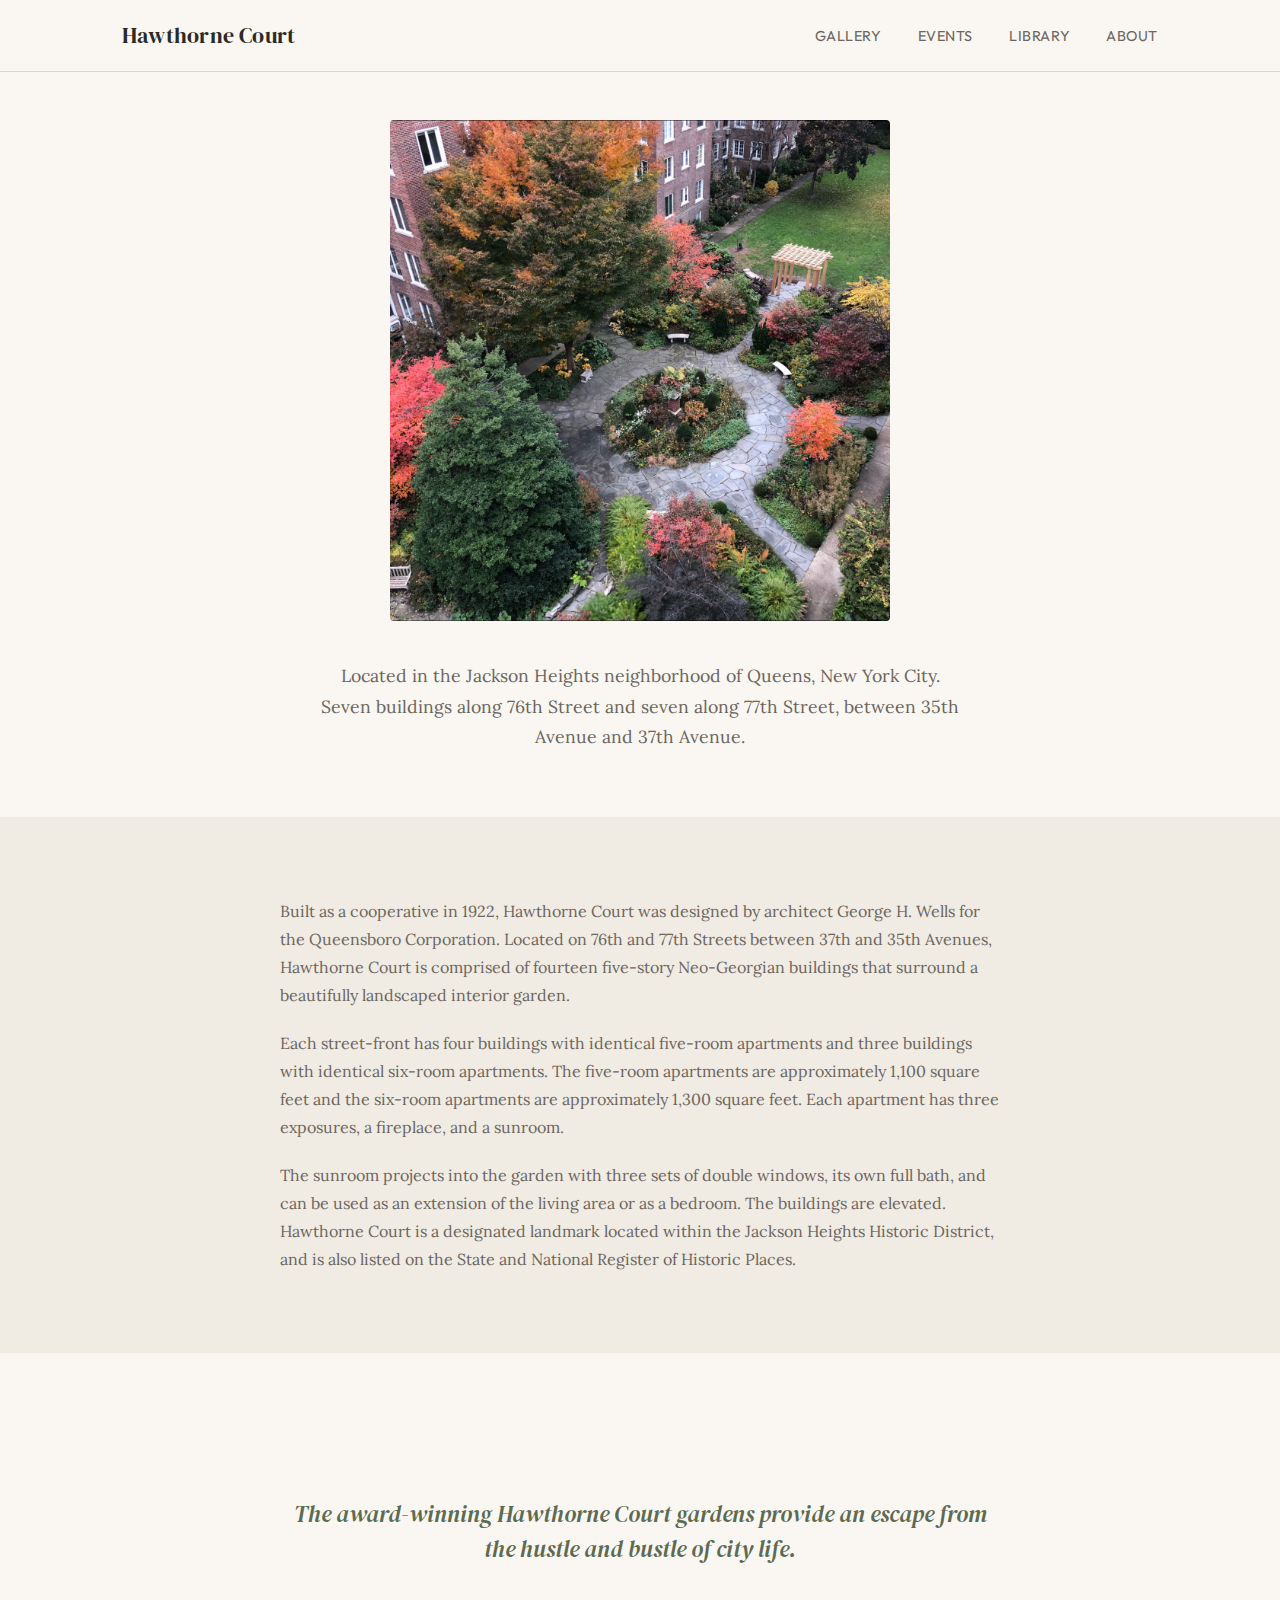
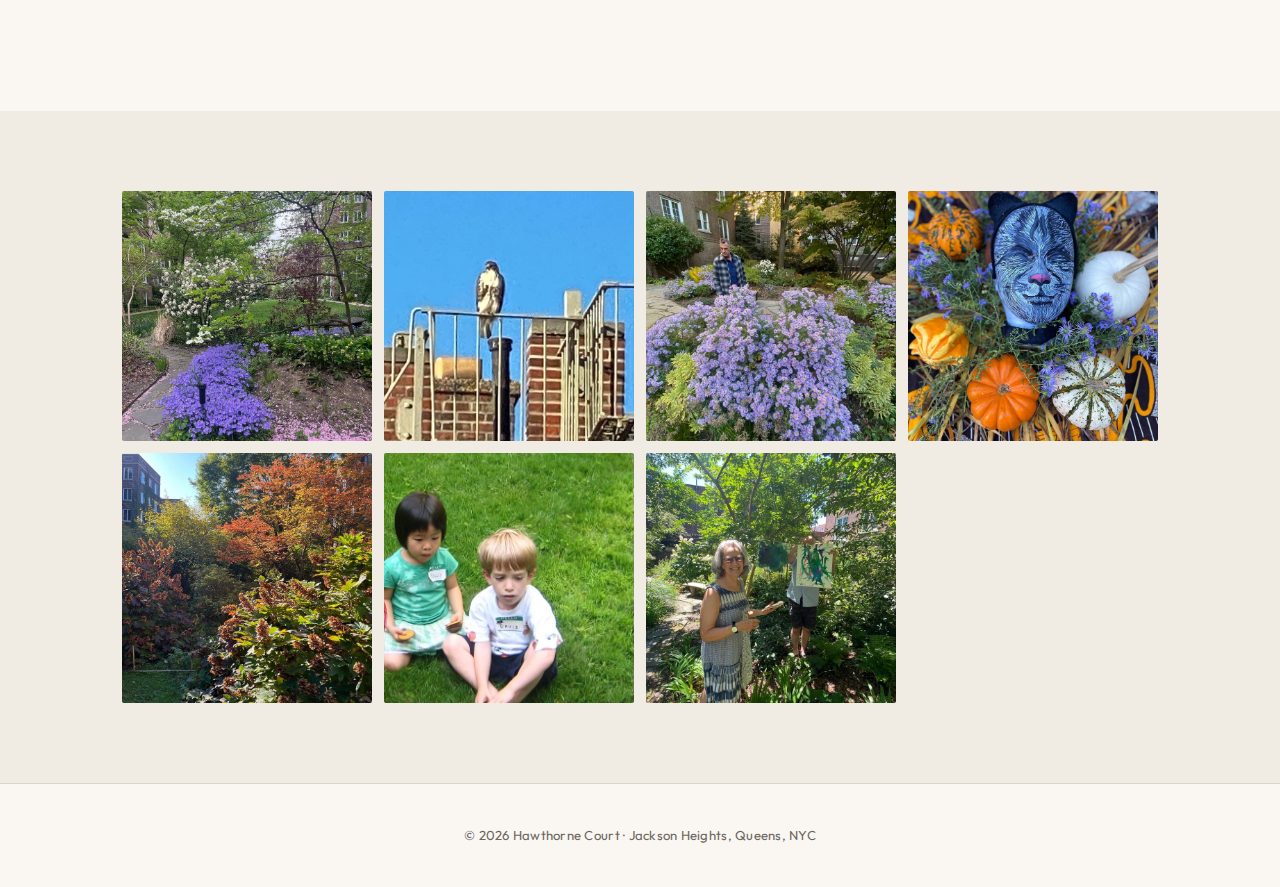
<file: index.html>
<!DOCTYPE html>
<html lang="en">
<head>
  <meta charset="UTF-8">
  <meta name="viewport" content="width=device-width, initial-scale=1.0">
  <title>Hawthorne Court</title>
  <meta name="description" content="Hawthorne Court is a historic cooperative in Jackson Heights, Queens, NYC. Built in 1922, it comprises fourteen Neo-Georgian buildings surrounding a beautifully landscaped garden.">
  <link rel="stylesheet" href="css/style.css">
</head>
<body>

  <!-- Navigation -->
  <nav class="nav">
    <div class="container">
      <a href="index.html" class="nav__logo">Hawthorne Court</a>
      <button class="nav__toggle" aria-label="Toggle menu">
        <span></span><span></span><span></span>
      </button>
      <ul class="nav__links">
        <li><a href="gallery.html">Gallery</a></li>
        <li><a href="events.html">Events</a></li>
        <li><a href="library.html">Library</a></li>
        <li><a href="about.html">About</a></li>
      </ul>
    </div>
  </nav>

  <!-- Hero -->
  <section class="hero">
    <div class="hero__image">
      <img src="images/centerCircle.png" alt="Aerial view of Hawthorne Court garden in autumn">
    </div>
    <div class="hero__content">
      <div class="container">
        <p>Located in the Jackson Heights neighborhood of Queens, New York City. Seven buildings along 76th Street and seven along 77th Street, between 35th Avenue and 37th Avenue.</p>
      </div>
    </div>
  </section>

  <!-- About -->
  <section id="about" class="section section--alt">
    <div class="container">
      <div class="content-block">
        <p>Built as a cooperative in 1922, Hawthorne Court was designed by architect George H. Wells for the Queensboro Corporation. Located on 76th and 77th Streets between 37th and 35th Avenues, Hawthorne Court is comprised of fourteen five-story Neo-Georgian buildings that surround a beautifully landscaped interior garden.</p>
        <p>Each street-front has four buildings with identical five-room apartments and three buildings with identical six-room apartments. The five-room apartments are approximately 1,100 square feet and the six-room apartments are approximately 1,300 square feet. Each apartment has three exposures, a fireplace, and a sunroom.</p>
        <p>The sunroom projects into the garden with three sets of double windows, its own full bath, and can be used as an extension of the living area or as a bedroom. The buildings are elevated. Hawthorne Court is a designated landmark located within the Jackson Heights Historic District, and is also listed on the State and National Register of Historic Places.</p>
      </div>
    </div>
  </section>

  <!-- Pullquote -->
  <section class="section">
    <div class="pullquote">
      <p>The award-winning Hawthorne Court gardens provide an escape from the hustle and bustle of city life.</p>
    </div>
  </section>

  <!-- Photo Grid -->
  <section class="section section--alt">
    <div class="container">
      <div class="photo-grid">
        <div class="photo-grid__item">
          <a href="https://www.instagram.com/p/CrVwsHjuPP1/" target="_blank" rel="noopener">
            <img src="images/garden-spring.jpg" alt="Hawthorne Court looking exceptionally beautiful this season">
          </a>
        </div>
        <div class="photo-grid__item">
          <a href="https://www.instagram.com/p/CnKXgnluwPP/" target="_blank" rel="noopener">
            <img src="images/hawk.jpg" alt="Juvenile red tailed hawk visited and surveyed the garden">
          </a>
        </div>
        <div class="photo-grid__item">
          <a href="https://www.instagram.com/p/CkXHHhauu1H/" target="_blank" rel="noopener">
            <img src="images/aster.jpg" alt="Aster in full bloom in the garden">
          </a>
        </div>
        <div class="photo-grid__item">
          <a href="https://www.instagram.com/p/CkXFuAauS6s/" target="_blank" rel="noopener">
            <img src="images/halloween.jpg" alt="Celebrating Halloween in Hawthorne Court">
          </a>
        </div>
        <div class="photo-grid__item">
          <a href="https://www.instagram.com/p/CkBUSdQOTqh/" target="_blank" rel="noopener">
            <img src="images/fall-colors.jpg" alt="Fall colors in the garden">
          </a>
        </div>
        <div class="photo-grid__item">
          <a href="https://www.instagram.com/p/CgS1qpPOy-_/" target="_blank" rel="noopener">
            <img src="images/growing-up.jpg" alt="Growing up together in Hawthorne Court">
          </a>
        </div>
        <div class="photo-grid__item">
          <a href="https://www.instagram.com/p/Cfjnm_ruZq-/" target="_blank" rel="noopener">
            <img src="images/centennial.jpg" alt="Preparing the garden for the 100 year celebration">
          </a>
        </div>
      </div>
    </div>
  </section>

  <!-- Footer -->
  <footer class="footer">
    <div class="container">
      <p>&copy; 2026 Hawthorne Court &middot; Jackson Heights, Queens, NYC</p>
    </div>
  </footer>

  <script>
    // Mobile menu toggle
    const toggle = document.querySelector('.nav__toggle');
    const links = document.querySelector('.nav__links');
    toggle.addEventListener('click', () => {
      links.classList.toggle('open');
    });
  </script>

</body>
</html>
</file>
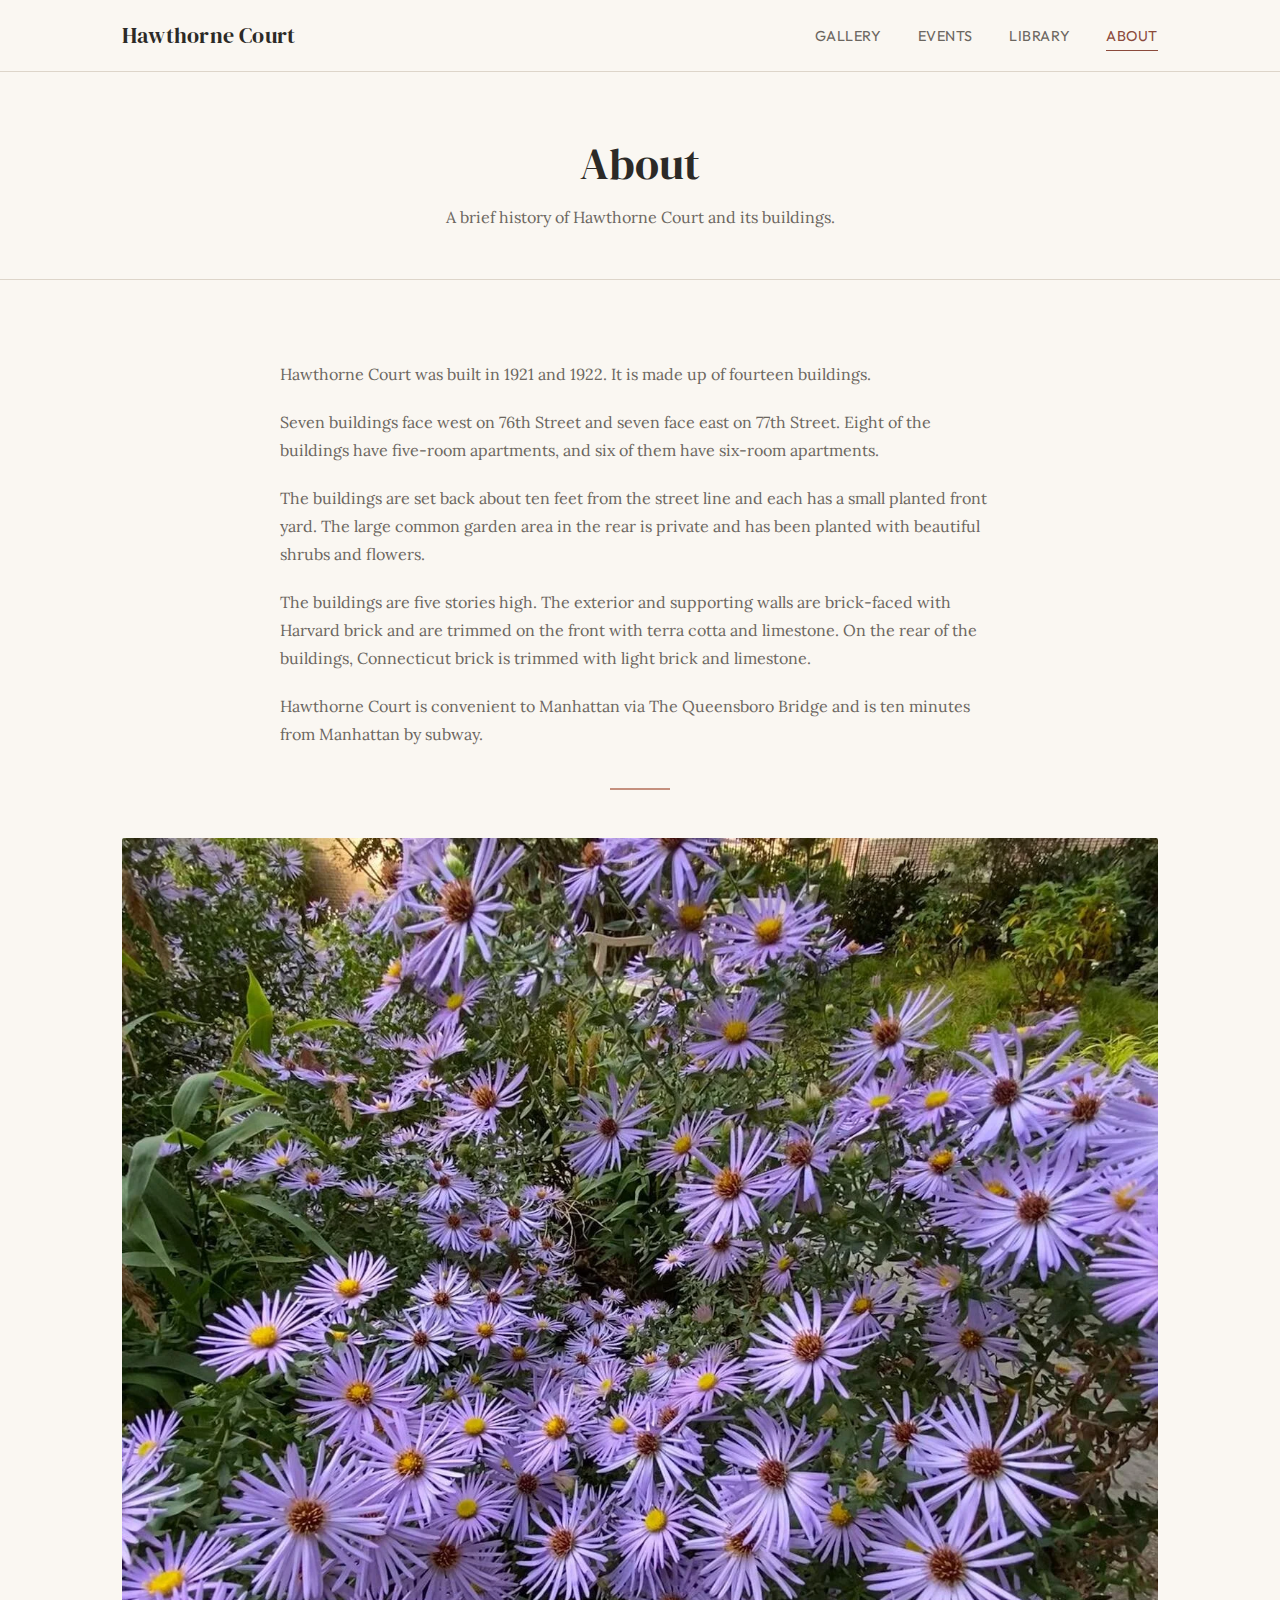
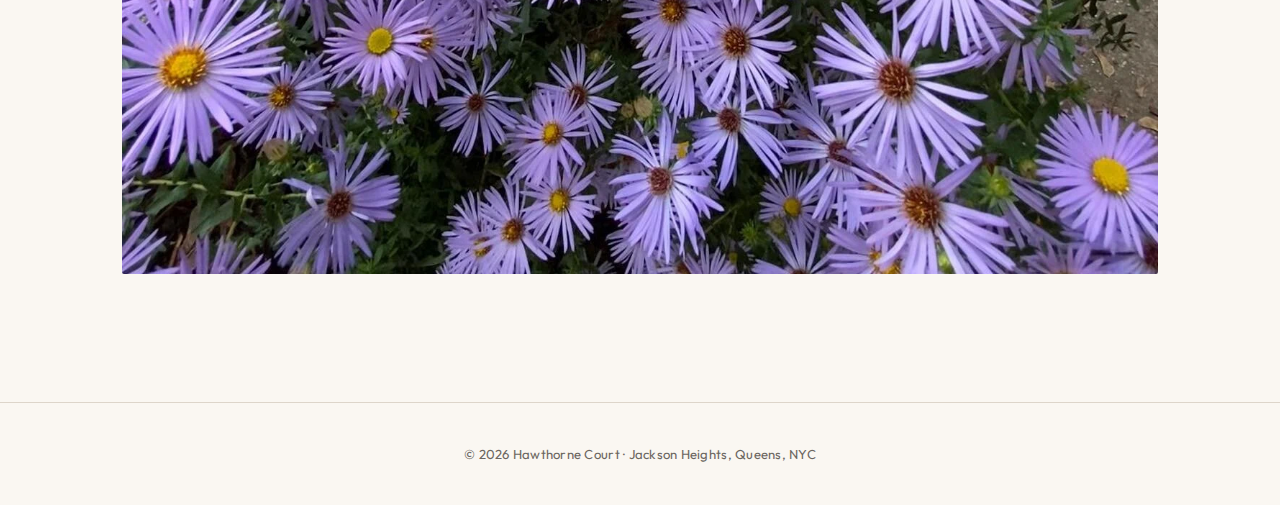
<file: about.html>
<!DOCTYPE html>
<html lang="en">
<head>
  <meta charset="UTF-8">
  <meta name="viewport" content="width=device-width, initial-scale=1.0">
  <title>About — Hawthorne Court</title>
  <meta name="description" content="History and details about Hawthorne Court, a cooperative built in 1921-1922 in Jackson Heights, Queens.">
  <link rel="stylesheet" href="css/style.css">
</head>
<body>

  <!-- Navigation -->
  <nav class="nav">
    <div class="container">
      <a href="index.html" class="nav__logo">Hawthorne Court</a>
      <button class="nav__toggle" aria-label="Toggle menu">
        <span></span><span></span><span></span>
      </button>
      <ul class="nav__links">
        <li><a href="gallery.html">Gallery</a></li>
        <li><a href="events.html">Events</a></li>
        <li><a href="library.html">Library</a></li>
        <li><a href="about.html" class="active">About</a></li>
      </ul>
    </div>
  </nav>

  <!-- Page Header -->
  <header class="page-header">
    <div class="container">
      <h1>About</h1>
      <p>A brief history of Hawthorne Court and its buildings.</p>
    </div>
  </header>

  <!-- Content -->
  <section class="section">
    <div class="container">
      <div class="content-block">
        <p>Hawthorne Court was built in 1921 and 1922. It is made up of fourteen buildings.</p>
        <p>Seven buildings face west on 76th Street and seven face east on 77th Street. Eight of the buildings have five-room apartments, and six of them have six-room apartments.</p>
        <p>The buildings are set back about ten feet from the street line and each has a small planted front yard. The large common garden area in the rear is private and has been planted with beautiful shrubs and flowers.</p>
        <p>The buildings are five stories high. The exterior and supporting walls are brick-faced with Harvard brick and are trimmed on the front with terra cotta and limestone. On the rear of the buildings, Connecticut brick is trimmed with light brick and limestone.</p>
        <p>Hawthorne Court is convenient to Manhattan via The Queensboro Bridge and is ten minutes from Manhattan by subway.</p>
      </div>

      <hr class="divider">

      <div class="about-image">
        <img src="images/building-exterior.jpg" alt="Hawthorne Court building exterior">
      </div>
    </div>
  </section>

  <!-- Footer -->
  <footer class="footer">
    <div class="container">
      <p>&copy; 2026 Hawthorne Court &middot; Jackson Heights, Queens, NYC</p>
    </div>
  </footer>

  <script>
    const toggle = document.querySelector('.nav__toggle');
    const links = document.querySelector('.nav__links');
    toggle.addEventListener('click', () => links.classList.toggle('open'));
  </script>

</body>
</html>
</file>
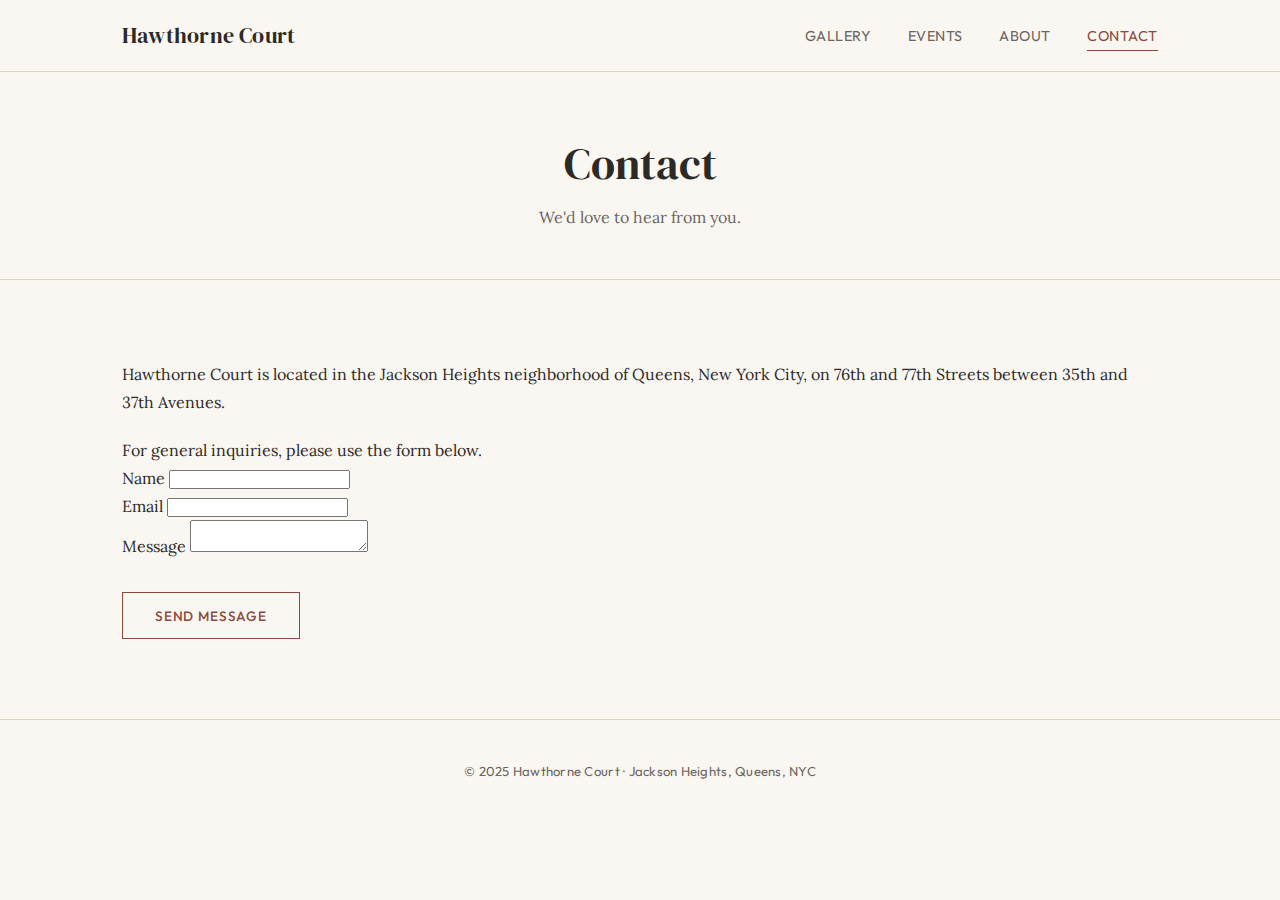
<file: contact.html>
<!DOCTYPE html>
<html lang="en">
<head>
  <meta charset="UTF-8">
  <meta name="viewport" content="width=device-width, initial-scale=1.0">
  <title>Contact — Hawthorne Court</title>
  <meta name="description" content="Get in touch with the Hawthorne Court cooperative in Jackson Heights, Queens.">
  <link rel="stylesheet" href="css/style.css">
</head>
<body>

  <!-- Navigation -->
  <nav class="nav">
    <div class="container">
      <a href="index.html" class="nav__logo">Hawthorne Court</a>
      <button class="nav__toggle" aria-label="Toggle menu">
        <span></span><span></span><span></span>
      </button>
      <ul class="nav__links">
        <li><a href="gallery.html">Gallery</a></li>
        <li><a href="events.html">Events</a></li>
        <li><a href="about.html">About</a></li>
        <li><a href="contact.html" class="active">Contact</a></li>
      </ul>
    </div>
  </nav>

  <!-- Page Header -->
  <header class="page-header">
    <div class="container">
      <h1>Contact</h1>
      <p>We'd love to hear from you.</p>
    </div>
  </header>

  <!-- Contact -->
  <section class="section">
    <div class="container">
      <div class="contact-info">
        <p>Hawthorne Court is located in the Jackson Heights neighborhood of Queens, New York City, on 76th and 77th Streets between 35th and 37th Avenues.</p>
        <p>For general inquiries, please use the form below.</p>
      </div>

      <!--
        FORM SETUP INSTRUCTIONS:
        This form uses Formspree (https://formspree.io) to handle submissions
        without needing a server. To set it up:

        1. Go to https://formspree.io and create a free account
        2. Create a new form and copy the form ID
        3. Replace YOUR_FORM_ID below with your actual form ID

        The free tier gives you 50 submissions/month, which is plenty for a
        community site like this.
      -->
      <form class="contact-form" action="https://formspree.io/f/YOUR_FORM_ID" method="POST">
        <div class="form-group">
          <label for="name">Name</label>
          <input type="text" id="name" name="name" required>
        </div>
        <div class="form-group">
          <label for="email">Email</label>
          <input type="email" id="email" name="email" required>
        </div>
        <div class="form-group">
          <label for="message">Message</label>
          <textarea id="message" name="message" required></textarea>
        </div>
        <button type="submit" class="btn">Send Message</button>
      </form>
    </div>
  </section>

  <!-- Footer -->
  <footer class="footer">
    <div class="container">
      <p>&copy; 2025 Hawthorne Court &middot; Jackson Heights, Queens, NYC</p>
    </div>
  </footer>

  <script>
    const toggle = document.querySelector('.nav__toggle');
    const links = document.querySelector('.nav__links');
    toggle.addEventListener('click', () => links.classList.toggle('open'));
  </script>

</body>
</html>
</file>
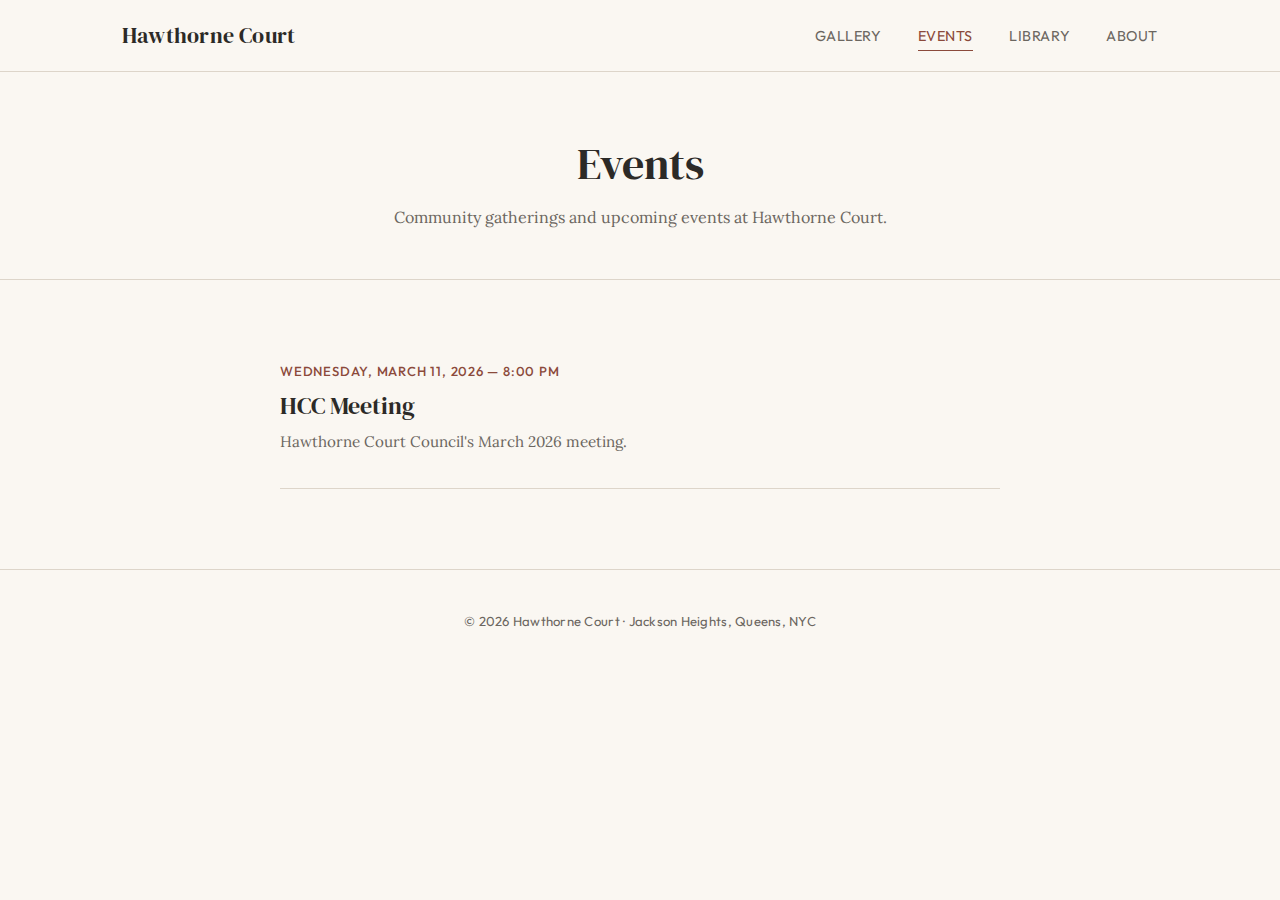
<file: events.html>
<!DOCTYPE html>
<html lang="en">
<head>
  <meta charset="UTF-8">
  <meta name="viewport" content="width=device-width, initial-scale=1.0">
  <title>Events — Hawthorne Court</title>
  <meta name="description" content="Upcoming events and community gatherings at Hawthorne Court, Jackson Heights.">
  <link rel="stylesheet" href="css/style.css">
</head>
<body>

  <!-- Navigation -->
  <nav class="nav">
    <div class="container">
      <a href="index.html" class="nav__logo">Hawthorne Court</a>
      <button class="nav__toggle" aria-label="Toggle menu">
        <span></span><span></span><span></span>
      </button>
      <ul class="nav__links">
        <li><a href="gallery.html">Gallery</a></li>
        <li><a href="events.html" class="active">Events</a></li>
        <li><a href="library.html">Library</a></li>
        <li><a href="about.html">About</a></li>
      </ul>
    </div>
  </nav>

  <!-- Page Header -->
  <header class="page-header">
    <div class="container">
      <h1>Events</h1>
      <p>Community gatherings and upcoming events at Hawthorne Court.</p>
    </div>
  </header>

  <!-- Events List -->
  <section class="section">
    <div class="container">
      <div class="event-list">

        <article class="event-item">
          <div class="event-item__date">Wednesday, March 11, 2026 — 8:00 PM</div>
          <h3>HCC Meeting</h3>
          <p>Hawthorne Court Council's March 2026 meeting.</p>
        </article>

      </div>
    </div>
  </section>

  <!-- Footer -->
  <footer class="footer">
    <div class="container">
      <p>&copy; 2026 Hawthorne Court &middot; Jackson Heights, Queens, NYC</p>
    </div>
  </footer>

  <script>
    const toggle = document.querySelector('.nav__toggle');
    const links = document.querySelector('.nav__links');
    toggle.addEventListener('click', () => links.classList.toggle('open'));
  </script>

</body>
</html>
</file>
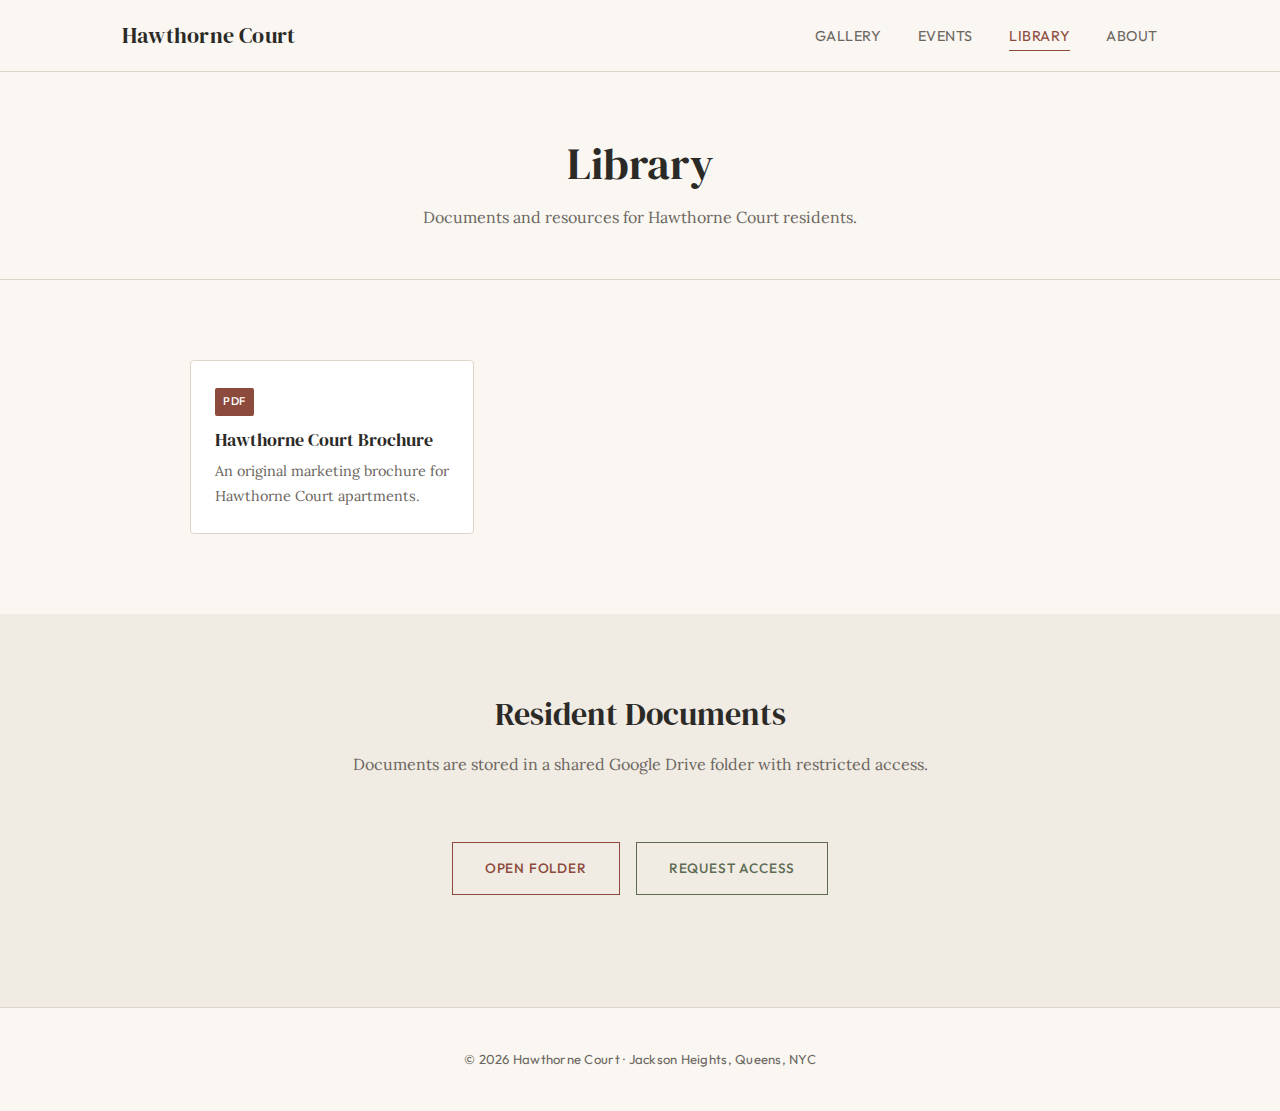
<file: library.html>
<!DOCTYPE html>
<html lang="en">
<head>
  <meta charset="UTF-8">
  <meta name="viewport" content="width=device-width, initial-scale=1.0">
  <title>Library — Hawthorne Court</title>
  <meta name="description" content="Documents and resources for Hawthorne Court residents.">
  <link rel="stylesheet" href="css/style.css">
</head>
<body>

  <!-- Navigation -->
  <nav class="nav">
    <div class="container">
      <a href="index.html" class="nav__logo">Hawthorne Court</a>
      <button class="nav__toggle" aria-label="Toggle menu">
        <span></span><span></span><span></span>
      </button>
      <ul class="nav__links">
        <li><a href="gallery.html">Gallery</a></li>
        <li><a href="events.html">Events</a></li>
        <li><a href="library.html" class="active">Library</a></li>
        <li><a href="about.html">About</a></li>
      </ul>
    </div>
  </nav>

  <!-- Page Header -->
  <header class="page-header">
    <div class="container">
      <h1>Library</h1>
      <p>Documents and resources for Hawthorne Court residents.</p>
    </div>
  </header>

  <!-- Document List -->
  <section class="section">
    <div class="container">
      <div class="document-grid">

        <a href="documents/brochure.pdf" class="document-card" target="_blank">
          <div class="document-card__icon">PDF</div>
          <h3>Hawthorne Court Brochure</h3>
          <p>An original marketing brochure for Hawthorne Court apartments.</p>
        </a>

      </div>
    </div>
  </section>

  <!-- Resident Documents -->
  <section class="section section--alt">
    <div class="container">
      <div class="resident-docs">
        <h2>Resident Documents</h2>
        <p>Documents are stored in a shared Google Drive folder with restricted access.</p>
        <div class="resident-docs__actions">
          <a href="https://drive.google.com/drive/folders/1JpVAKiLB8iR30xAkcpnbfJrBhbJ0QCD2?usp=drive_link" class="btn" target="_blank" rel="noopener">Open Folder</a>
          <a href="https://docs.google.com/forms/d/e/1FAIpQLSdnfUzZ3z8l0LSoK-ISNpAETGmREDbMsUxMw7V5qtvELkbJ6A/viewform" class="btn btn--outline" target="_blank" rel="noopener">Request Access</a>
        </div>
      </div>
    </div>
  </section>

  <!-- Footer -->
  <footer class="footer">
    <div class="container">
      <p>&copy; 2026 Hawthorne Court &middot; Jackson Heights, Queens, NYC</p>
    </div>
  </footer>

  <script>
    const toggle = document.querySelector('.nav__toggle');
    const links = document.querySelector('.nav__links');
    toggle.addEventListener('click', () => links.classList.toggle('open'));
  </script>

</body>
</html>
</file>
<file: css/style.css>
/* ========================================
   Hawthorne Court — Static Site Styles
   ======================================== */

@import url('https://fonts.googleapis.com/css2?family=DM+Serif+Display:ital@0;1&family=Lora:ital,wght@0,400;0,500;0,600;1,400&family=Outfit:wght@300;400;500&display=swap');

/* --- Variables --- */
:root {
  --color-bg: #FAF7F2;
  --color-bg-alt: #F0EBE3;
  --color-text: #2C2A27;
  --color-text-light: #6B6660;
  --color-accent: #8B4A3B;
  --color-accent-hover: #6E3A2E;
  --color-accent-light: #C4907F;
  --color-green: #5C6B52;
  --color-green-light: #8A9A7E;
  --color-border: #DDD5CA;
  --color-white: #FFFFFF;
  --font-display: 'DM Serif Display', Georgia, serif;
  --font-body: 'Lora', Georgia, serif;
  --font-ui: 'Outfit', sans-serif;
  --max-width: 1100px;
  --nav-height: 72px;
}

/* --- Reset & Base --- */
*,
*::before,
*::after {
  margin: 0;
  padding: 0;
  box-sizing: border-box;
}

html {
  scroll-behavior: smooth;
  font-size: 16px;
}

body {
  font-family: var(--font-body);
  background-color: var(--color-bg);
  color: var(--color-text);
  line-height: 1.75;
  -webkit-font-smoothing: antialiased;
}

img {
  max-width: 100%;
  height: auto;
  display: block;
}

a {
  color: var(--color-accent);
  text-decoration: none;
  transition: color 0.2s ease;
}

a:hover {
  color: var(--color-accent-hover);
}

/* --- Typography --- */
h1, h2, h3, h4 {
  font-family: var(--font-display);
  font-weight: 400;
  line-height: 1.25;
  color: var(--color-text);
}

h1 { font-size: 2.75rem; }
h2 { font-size: 2rem; }
h3 { font-size: 1.5rem; }
h4 { font-size: 1.15rem; }

p + p { margin-top: 1.25em; }

/* --- Layout --- */
.container {
  max-width: var(--max-width);
  margin: 0 auto;
  padding: 0 2rem;
}

.section {
  padding: 5rem 0;
}

.section--alt {
  background-color: var(--color-bg-alt);
}

/* --- Navigation --- */
.nav {
  position: sticky;
  top: 0;
  z-index: 100;
  background: var(--color-bg);
  border-bottom: 1px solid var(--color-border);
  height: var(--nav-height);
  display: flex;
  align-items: center;
}

.nav .container {
  display: flex;
  align-items: center;
  justify-content: space-between;
  width: 100%;
}

.nav__logo {
  font-family: var(--font-display);
  font-size: 1.35rem;
  color: var(--color-text);
  letter-spacing: 0.01em;
}

.nav__logo:hover {
  color: var(--color-accent);
}

.nav__links {
  display: flex;
  gap: 2.25rem;
  list-style: none;
}

.nav__links a {
  font-family: var(--font-ui);
  font-size: 0.9rem;
  font-weight: 400;
  color: var(--color-text-light);
  letter-spacing: 0.04em;
  text-transform: uppercase;
  padding: 0.25rem 0;
  position: relative;
}

.nav__links a::after {
  content: '';
  position: absolute;
  bottom: -2px;
  left: 0;
  width: 0;
  height: 1.5px;
  background: var(--color-accent);
  transition: width 0.3s ease;
}

.nav__links a:hover,
.nav__links a.active {
  color: var(--color-accent);
}

.nav__links a:hover::after,
.nav__links a.active::after {
  width: 100%;
}

/* Mobile menu toggle */
.nav__toggle {
  display: none;
  background: none;
  border: none;
  cursor: pointer;
  padding: 0.5rem;
}

.nav__toggle span {
  display: block;
  width: 22px;
  height: 2px;
  background: var(--color-text);
  margin: 5px 0;
  transition: 0.3s;
}

/* --- Hero --- */
.hero {
  text-align: center;
  padding: 3rem 0 4rem;
}

.hero__image {
  max-width: 500px;
  margin: 0 auto 2.5rem;
}

.hero__image img {
  width: 100%;
  height: auto;
  display: block;
  border-radius: 4px;
}

.hero__content {

}

.hero h1 {
  margin-bottom: 1.5rem;
}

.hero p {
  max-width: 640px;
  margin: 0 auto;
  color: var(--color-text-light);
  font-size: 1.1rem;
}

/* --- Buttons --- */
.btn {
  display: inline-block;
  font-family: var(--font-ui);
  font-size: 0.85rem;
  font-weight: 500;
  letter-spacing: 0.06em;
  text-transform: uppercase;
  padding: 0.85rem 2rem;
  border: 1.5px solid var(--color-accent);
  color: var(--color-accent);
  background: transparent;
  cursor: pointer;
  transition: all 0.25s ease;
  margin-top: 2rem;
}

.btn:hover {
  background: var(--color-accent);
  color: var(--color-white);
}

/* --- Content Block --- */
.content-block {
  max-width: 720px;
  margin: 0 auto;
}

.content-block h2 {
  margin-bottom: 1.5rem;
}

.content-block p {
  color: var(--color-text-light);
}

/* --- Pullquote --- */
.pullquote {
  text-align: center;
  padding: 4rem 2rem;
  max-width: 760px;
  margin: 0 auto;
}

.pullquote p {
  font-family: var(--font-display);
  font-style: italic;
  font-size: 1.45rem;
  line-height: 1.5;
  color: var(--color-green);
}

/* --- Photo Grid (Homepage Instagram-style) --- */
.photo-grid {
  display: grid;
  grid-template-columns: repeat(4, 1fr);
  gap: 0.75rem;
}

.photo-grid__item {
  aspect-ratio: 1;
  overflow: hidden;
  border-radius: 2px;
  position: relative;
}

.photo-grid__item img {
  width: 100%;
  height: 100%;
  object-fit: cover;
  transition: transform 0.4s ease;
}

.photo-grid__item:hover img {
  transform: scale(1.05);
}

.photo-grid__item a {
  display: block;
  width: 100%;
  height: 100%;
}

/* --- Gallery Page --- */
.gallery-grid {
  display: grid;
  grid-template-columns: repeat(3, 1fr);
  gap: 1rem;
}

.gallery-grid__item {
  overflow: hidden;
  border-radius: 2px;
  cursor: pointer;
  position: relative;
}

.gallery-grid__item img {
  width: 100%;
  height: 100%;
  object-fit: cover;
  aspect-ratio: 4/3;
  transition: transform 0.4s ease;
}

.gallery-grid__item:hover img {
  transform: scale(1.04);
}

.gallery-grid__item figcaption {
  font-family: var(--font-ui);
  font-size: 0.82rem;
  color: var(--color-text-light);
  padding: 0.6rem 0;
}

/* --- Lightbox --- */
.lightbox {
  display: none;
  position: fixed;
  inset: 0;
  z-index: 1000;
  background: rgba(0, 0, 0, 0.92);
  align-items: center;
  justify-content: center;
  padding: 2rem;
}

.lightbox.active {
  display: flex;
}

.lightbox img {
  max-width: 90vw;
  max-height: 85vh;
  object-fit: contain;
  border-radius: 2px;
}

.lightbox__close {
  position: absolute;
  top: 1.5rem;
  right: 2rem;
  background: none;
  border: none;
  color: white;
  font-size: 2rem;
  cursor: pointer;
  font-family: var(--font-ui);
  opacity: 0.8;
  transition: opacity 0.2s;
}

.lightbox__close:hover {
  opacity: 1;
}

.lightbox__caption {
  position: absolute;
  bottom: 2rem;
  left: 50%;
  transform: translateX(-50%);
  color: rgba(255,255,255,0.8);
  font-family: var(--font-ui);
  font-size: 0.9rem;
  text-align: center;
  max-width: 600px;
}

/* --- Events --- */
.event-list {
  max-width: 720px;
  margin: 0 auto;
}

.event-item {
  padding: 2rem 0;
  border-bottom: 1px solid var(--color-border);
}

.event-item:first-child {
  padding-top: 0;
}

.event-item__date {
  font-family: var(--font-ui);
  font-size: 0.82rem;
  font-weight: 500;
  letter-spacing: 0.06em;
  text-transform: uppercase;
  color: var(--color-accent);
  margin-bottom: 0.5rem;
}

.event-item h3 {
  margin-bottom: 0.5rem;
}

.event-item p {
  color: var(--color-text-light);
  font-size: 0.95rem;
}

/* --- Library / Documents --- */
.document-grid {
  display: grid;
  grid-template-columns: repeat(auto-fill, minmax(280px, 1fr));
  gap: 1.5rem;
  max-width: 900px;
  margin: 0 auto;
}

.document-card {
  display: block;
  padding: 1.5rem;
  background: var(--color-white);
  border: 1px solid var(--color-border);
  border-radius: 4px;
  text-decoration: none;
  transition: border-color 0.2s, box-shadow 0.2s;
}

.document-card:hover {
  border-color: var(--color-accent);
  box-shadow: 0 2px 8px rgba(0,0,0,0.06);
}

.document-card__icon {
  display: inline-block;
  font-family: var(--font-ui);
  font-size: 0.7rem;
  font-weight: 500;
  letter-spacing: 0.05em;
  text-transform: uppercase;
  color: var(--color-white);
  background: var(--color-accent);
  padding: 0.25rem 0.5rem;
  border-radius: 2px;
  margin-bottom: 0.75rem;
}

.document-card h3 {
  font-size: 1.15rem;
  margin-bottom: 0.5rem;
  color: var(--color-text);
}

.document-card p {
  font-size: 0.9rem;
  color: var(--color-text-light);
  margin: 0;
}

/* --- Resident Documents --- */
.resident-docs {
  max-width: 720px;
  margin: 0 auto;
  text-align: center;
}

.resident-docs h2 {
  margin-bottom: 1rem;
}

.resident-docs > p {
  color: var(--color-text-light);
}

.resident-docs__actions {
  display: flex;
  gap: 1rem;
  justify-content: center;
  flex-wrap: wrap;
  margin: 2rem 0;
}

.resident-docs__note {
  font-family: var(--font-ui);
  font-size: 0.85rem;
  color: var(--color-text-light);
}

.btn--outline {
  background: transparent;
  color: var(--color-green);
  border-color: var(--color-green);
}

.btn--outline:hover {
  background: var(--color-green);
  color: var(--color-white);
}

/* --- About Page Image --- */
.about-image {
  margin: 3rem 0;
  border-radius: 2px;
  overflow: hidden;
}

.about-image img {
  width: 100%;
}

/* --- Page Header --- */
.page-header {
  text-align: center;
  padding: 4rem 0 3rem;
  border-bottom: 1px solid var(--color-border);
}

.page-header h1 {
  margin-bottom: 0.75rem;
}

.page-header p {
  color: var(--color-text-light);
  max-width: 560px;
  margin: 0 auto;
}

/* --- Footer --- */
.footer {
  border-top: 1px solid var(--color-border);
  padding: 2.5rem 0;
  text-align: center;
}

.footer p {
  font-family: var(--font-ui);
  font-size: 0.82rem;
  color: var(--color-text-light);
  letter-spacing: 0.02em;
}

.footer a {
  color: var(--color-text-light);
}

.footer a:hover {
  color: var(--color-accent);
}

/* --- Divider --- */
.divider {
  width: 60px;
  height: 1.5px;
  background: var(--color-accent-light);
  margin: 2.5rem auto;
  border: none;
}

/* --- Responsive --- */
@media (max-width: 768px) {
  h1 { font-size: 2rem; }
  h2 { font-size: 1.6rem; }

  .hero__content { padding: 2rem 0 3rem; }

  .hero__image {
    max-width: 90%;
  }

  .nav__links {
    display: none;
    position: absolute;
    top: var(--nav-height);
    left: 0;
    right: 0;
    background: var(--color-bg);
    border-bottom: 1px solid var(--color-border);
    flex-direction: column;
    padding: 1.5rem 2rem;
    gap: 1rem;
  }

  .nav__links.open {
    display: flex;
  }

  .nav__toggle {
    display: block;
  }

  .photo-grid {
    grid-template-columns: repeat(2, 1fr);
  }

  .gallery-grid {
    grid-template-columns: repeat(2, 1fr);
  }

  .section {
    padding: 3.5rem 0;
  }

  .pullquote p {
    font-size: 1.2rem;
  }
}

@media (max-width: 480px) {
  .photo-grid {
    grid-template-columns: repeat(2, 1fr);
    gap: 0.5rem;
  }

  .gallery-grid {
    grid-template-columns: 1fr;
  }

  .container {
    padding: 0 1.25rem;
  }
}
</file>
